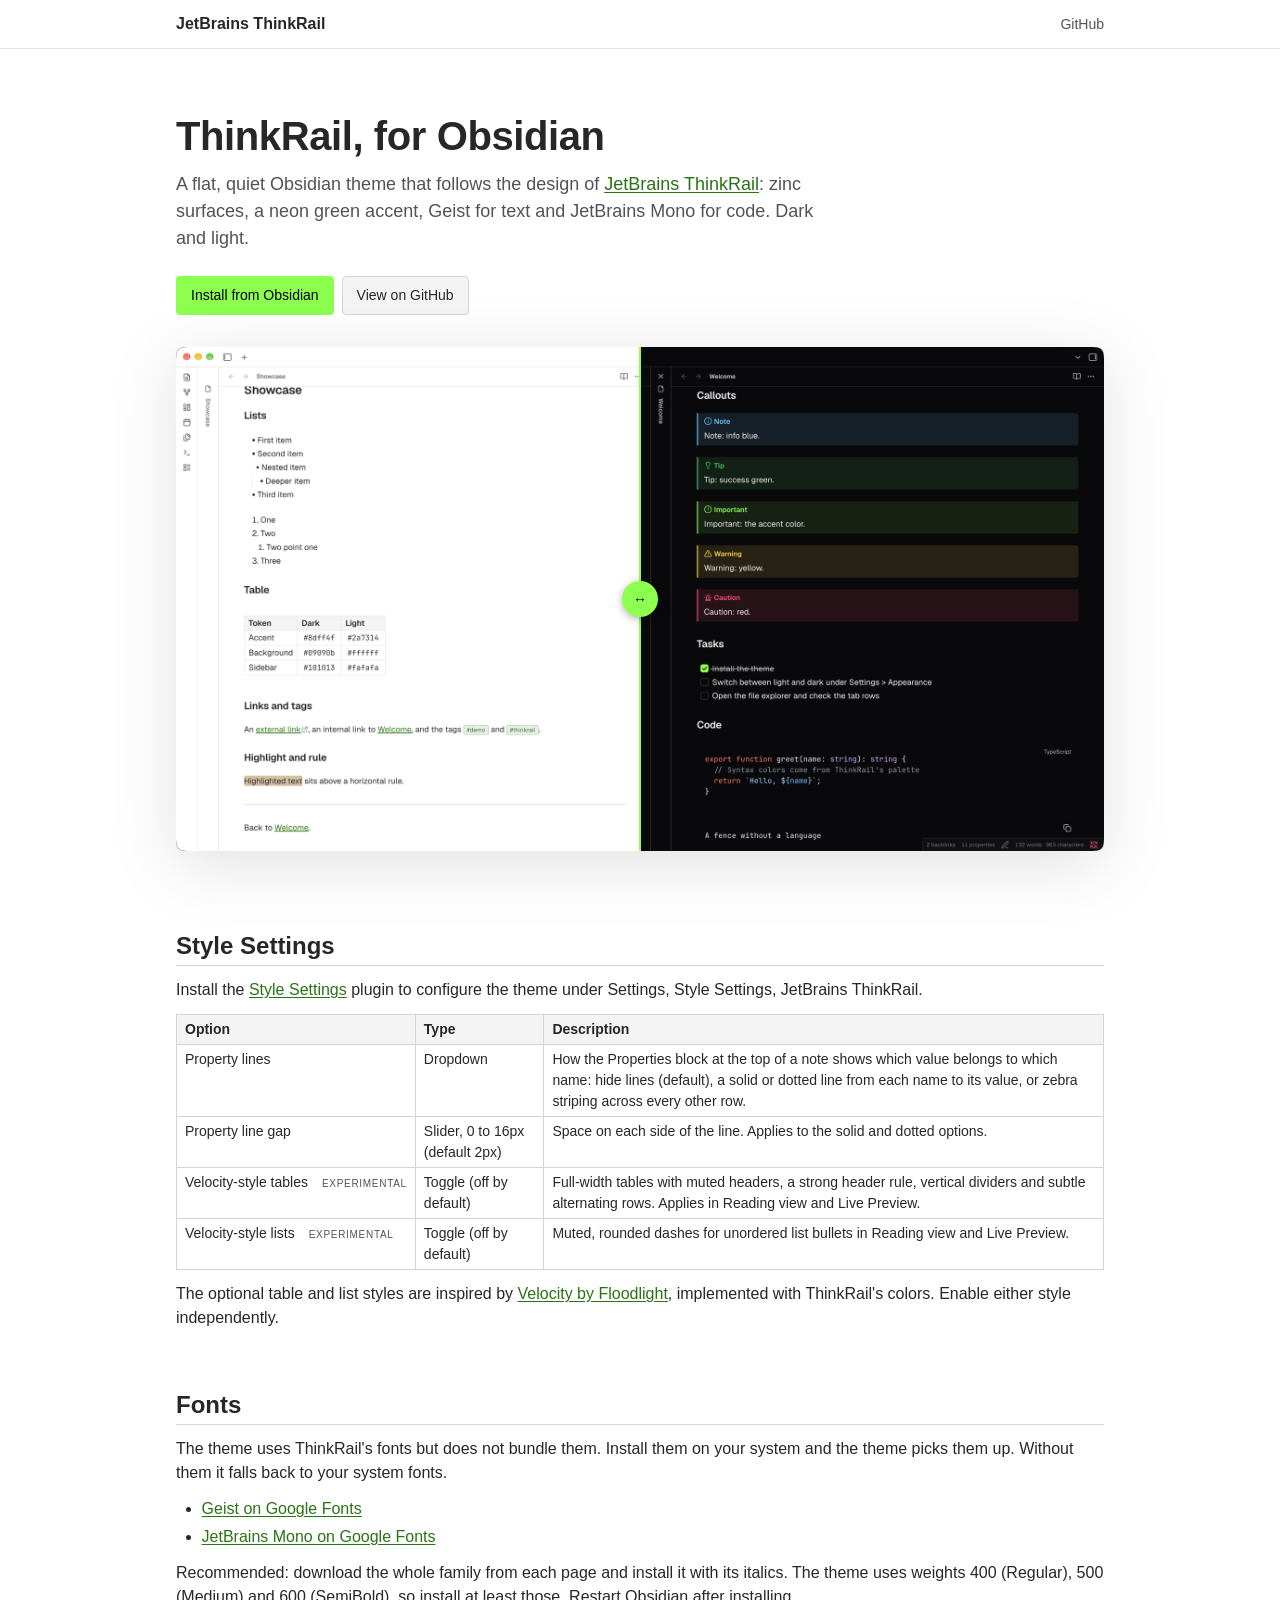
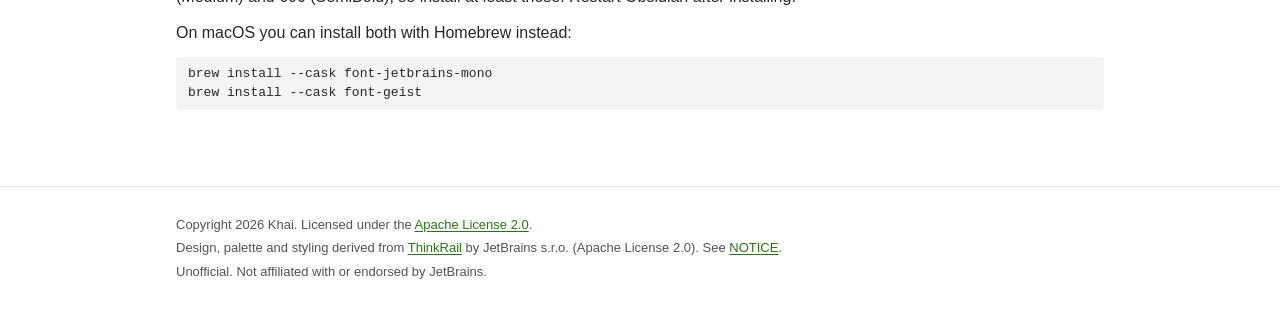
<file: docs/index.html>
<!doctype html>
<html lang="en">
<head>
  <meta charset="utf-8">
  <meta name="viewport" content="width=device-width, initial-scale=1">
  <title>JetBrains ThinkRail for Obsidian</title>
  <meta name="description" content="An Obsidian theme that follows the design of JetBrains ThinkRail: flat zinc surfaces, a neon green accent, Geist and JetBrains Mono.">
  <style>
    :root {
      color-scheme: light dark;
      --bg: #ffffff;
      --surface: #f4f4f5;
      --border: #e4e4e7;
      --border-strong: #d4d4d8;
      --text: #27272a;
      --muted: #52525b;
      --accent: #2a7314;
      --accent-solid: #8dff4f;
      --on-accent: #000000;
      --img-shadow: drop-shadow(0 12px 32px rgba(0, 0, 0, 0.12));
      --sans: "Geist Variable", Geist, -apple-system, BlinkMacSystemFont, "Segoe UI", sans-serif;
      --mono: "JetBrains Mono Variable", "JetBrains Mono", "SF Mono", Menlo, monospace;
    }
    @media (prefers-color-scheme: dark) {
      :root {
        --bg: #09090b;
        --surface: #18181b;
        --border: #27272a;
        --border-strong: #3f3f46;
        --text: #f4f4f5;
        --muted: #babac1;
        --accent: #8dff4f;
        --accent-solid: #8dff4f;
        --on-accent: #0a0a0a;
        --img-shadow: drop-shadow(0 12px 32px rgba(0, 0, 0, 0.6));
      }
    }

    * { box-sizing: border-box; }
    html { -webkit-font-smoothing: antialiased; }
    body {
      margin: 0;
      background: var(--bg);
      color: var(--text);
      font-family: var(--sans);
      font-size: 16px;
      font-weight: 400;
      line-height: 1.5;
    }
    .wrap { max-width: 960px; margin: 0 auto; padding: 0 16px; }
    header.top { border-bottom: 1px solid var(--border); }
    header.top .wrap { display: flex; align-items: center; justify-content: space-between; height: 48px; }
    .brand { font-weight: 600; color: var(--text); text-decoration: none; }
    nav a { margin-left: 16px; color: var(--muted); text-decoration: none; font-size: 14px; }
    nav a:hover { color: var(--text); }

    .hero { padding: 64px 0 32px; }
    h1 { font-size: 40px; line-height: 1.15; font-weight: 600; margin: 0 0 12px; letter-spacing: -0.01em; }
    .lead { font-size: 18px; color: var(--muted); max-width: 640px; margin: 0 0 24px; }
    .actions { display: flex; flex-wrap: wrap; gap: 8px; }
    .btn {
      display: inline-block; padding: 8px 14px; border-radius: 4px; font-size: 14px; font-weight: 500;
      text-decoration: none; border: 1px solid var(--border-strong); color: var(--text); background: var(--surface);
    }
    .btn:hover { border-color: var(--muted); }
    .btn.primary { background: var(--accent-solid); border-color: transparent; color: var(--on-accent); }
    .btn.primary:hover { filter: brightness(0.92); }
    .note { font-size: 13px; color: var(--muted); margin-top: 12px; }

    .shot { margin: 32px 0 8px; }
    .shot figcaption { font-size: 13px; color: var(--muted); margin-top: 8px; }

    /* Light and dark screenshots stacked; the light one is clipped at the slider position. */
    .compare {
      --pos: 50%;
      position: relative; overflow: hidden; aspect-ratio: 2000 / 1087;
      user-select: none; -webkit-user-select: none;
      filter: var(--img-shadow); /* follows the screenshot's rounded corners */
    }
    .compare img { position: absolute; inset: 0; width: 100%; height: 100%; display: block; pointer-events: none; }
    .compare .top { clip-path: inset(0 calc(100% - var(--pos)) 0 0); }
    .compare .bar {
      position: absolute; top: 0; bottom: 0; left: var(--pos); width: 2px; margin-left: -1px;
      background: var(--accent-solid); pointer-events: none;
    }
    .compare .knob {
      position: absolute; top: 50%; left: var(--pos); width: 36px; height: 36px; margin: -18px 0 0 -18px;
      border-radius: 50%; background: var(--accent-solid); color: var(--on-accent);
      display: grid; place-items: center; font-size: 14px; font-weight: 600; pointer-events: none;
      box-shadow: 0 2px 8px rgba(0, 0, 0, 0.3);
    }
    .compare input[type="range"] {
      position: absolute; inset: 0; width: 100%; height: 100%; margin: 0; padding: 0;
      opacity: 0; cursor: ew-resize; -webkit-appearance: none; appearance: none; background: transparent;
    }
    .compare input[type="range"]:focus-visible ~ .knob { outline: 2px solid var(--text); outline-offset: 2px; }

    section { padding: 40px 0 8px; }
    h2 { font-size: 24px; line-height: 1.25; font-weight: 600; margin: 0 0 12px; padding-bottom: 4px; border-bottom: 1px solid var(--border-strong); }
    p { margin: 12px 0; }
    ul { margin: 12px 0; padding-left: 1.6em; }
    li { margin: 4px 0; }
    a { color: var(--accent); text-underline-offset: 2px; }
    code {
      font-family: var(--mono); font-size: 13px; background: var(--surface);
      padding: 2px 4px; border-radius: 2px;
    }
    pre {
      font-family: var(--mono); font-size: 13px; line-height: 1.4; background: var(--surface);
      padding: 8px 12px; border-radius: 4px; overflow-x: auto; margin: 12px 0;
    }
    pre code { background: none; padding: 0; }
    ol { padding-left: 1.6em; }

    .table-wrap { overflow-x: auto; margin: 12px 0; }
    table { border-collapse: collapse; width: 100%; font-size: 14px; }
    th, td { border: 1px solid var(--border-strong); padding: 4px 8px; text-align: left; vertical-align: top; }
    th { font-weight: 600; background: var(--surface); }
    td:first-child { font-weight: 500; white-space: nowrap; }
    .experimental-label {
      display: inline-block;
      margin-inline-start: 1em;
      color: var(--muted);
      font-variant-caps: all-small-caps;
      font-weight: 500;
      letter-spacing: 0.05em;
    }

    footer { margin-top: 56px; border-top: 1px solid var(--border); padding: 24px 0 48px; font-size: 13px; color: var(--muted); }
    footer p { margin: 4px 0; }

    @media (max-width: 560px) {
      h1 { font-size: 30px; }
      .hero { padding-top: 40px; }
    }
  </style>
</head>
<body>
  <header class="top">
    <div class="wrap">
      <a class="brand" href="#">JetBrains ThinkRail</a>
      <nav>
        <a href="https://github.com/khaister/obsidian-jetbrains-thinkrail">GitHub</a>
      </nav>
    </div>
  </header>

  <main class="wrap">
    <div class="hero">
      <h1>ThinkRail, for Obsidian</h1>
      <p class="lead">A flat, quiet Obsidian theme that follows the design of <a href="https://thinkrail.ai/">JetBrains ThinkRail</a>: zinc surfaces, a neon green accent, Geist for text and JetBrains Mono for code. Dark and light.</p>
      <div class="actions">
        <a class="btn primary" href="https://community.obsidian.md/themes/jetbrains-thinkrail">Install from Obsidian</a>
        <a class="btn" href="https://github.com/khaister/obsidian-jetbrains-thinkrail">View on GitHub</a>
      </div>

      <figure class="shot">
        <div class="compare" id="compare">
          <img src="img/dark.png" alt="The theme in dark mode, showing a note with properties, callouts and code">
          <img class="top" src="img/light.png" alt="The same note in light mode">
          <div class="bar"></div>
          <input type="range" min="0" max="100" value="50" step="0.1" aria-label="Compare light and dark: drag to reveal more of one theme">
          <div class="knob" aria-hidden="true">&#8596;</div>
        </div>
      </figure>
    </div>

    <section id="style-settings">
      <h2>Style Settings</h2>
      <p>Install the <a href="https://github.com/mgmeyers/obsidian-style-settings">Style Settings</a> plugin to configure the theme under Settings, Style Settings, JetBrains ThinkRail.</p>
      <div class="table-wrap">
        <table>
          <thead>
            <tr><th>Option</th><th>Type</th><th>Description</th></tr>
          </thead>
          <tbody>
            <tr>
              <td>Property lines</td>
              <td>Dropdown</td>
              <td>How the Properties block at the top of a note shows which value belongs to which name: hide lines (default), a solid or dotted line from each name to its value, or zebra striping across every other row.</td>
            </tr>
            <tr>
              <td>Property line gap</td>
              <td>Slider, 0 to 16px (default 2px)</td>
              <td>Space on each side of the line. Applies to the solid and dotted options.</td>
            </tr>
            <tr>
              <td>Velocity-style tables<span class="experimental-label">Experimental</span></td>
              <td>Toggle (off by default)</td>
              <td>Full-width tables with muted headers, a strong header rule, vertical dividers and subtle alternating rows. Applies in Reading view and Live Preview.</td>
            </tr>
            <tr>
              <td>Velocity-style lists<span class="experimental-label">Experimental</span></td>
              <td>Toggle (off by default)</td>
              <td>Muted, rounded dashes for unordered list bullets in Reading view and Live Preview.</td>
            </tr>
          </tbody>
        </table>
      </div>
      <p>The optional table and list styles are inspired by <a href="https://github.com/Gonzalo-D-Sales/obsidian-velocity">Velocity by Floodlight</a>, implemented with ThinkRail's colors. Enable either style independently.</p>
    </section>

    <section id="fonts">
      <h2>Fonts</h2>
      <p>The theme uses ThinkRail's fonts but does not bundle them. Install them on your system and the theme picks them up. Without them it falls back to your system fonts.</p>
      <ul>
        <li><a href="https://fonts.google.com/specimen/Geist">Geist on Google Fonts</a></li>
        <li><a href="https://fonts.google.com/specimen/JetBrains+Mono">JetBrains Mono on Google Fonts</a></li>
      </ul>
      <p>Recommended: download the whole family from each page and install it with its italics. The theme uses weights 400 (Regular), 500 (Medium) and 600 (SemiBold), so install at least those. Restart Obsidian after installing.</p>
      <p>On macOS you can install both with Homebrew instead:</p>
      <pre><code>brew install --cask font-jetbrains-mono
brew install --cask font-geist</code></pre>
    </section>
  </main>

  <footer>
    <div class="wrap">
      <p>Copyright 2026 Khai. Licensed under the <a href="https://github.com/khaister/obsidian-jetbrains-thinkrail/blob/main/LICENSE">Apache License 2.0</a>.</p>
      <p>Design, palette and styling derived from <a href="https://github.com/JetBrains/thinkrail">ThinkRail</a> by JetBrains s.r.o. (Apache License 2.0). See <a href="https://github.com/khaister/obsidian-jetbrains-thinkrail/blob/main/NOTICE">NOTICE</a>.</p>
      <p>Unofficial. Not affiliated with or endorsed by JetBrains.</p>
    </div>
  </footer>

  <script>
    (function () {
      var box = document.getElementById("compare");
      var input = box.querySelector("input");
      function update() { box.style.setProperty("--pos", input.value + "%"); }
      input.addEventListener("input", update);
      update();
    })();
  </script>
</body>
</html>
</file>
